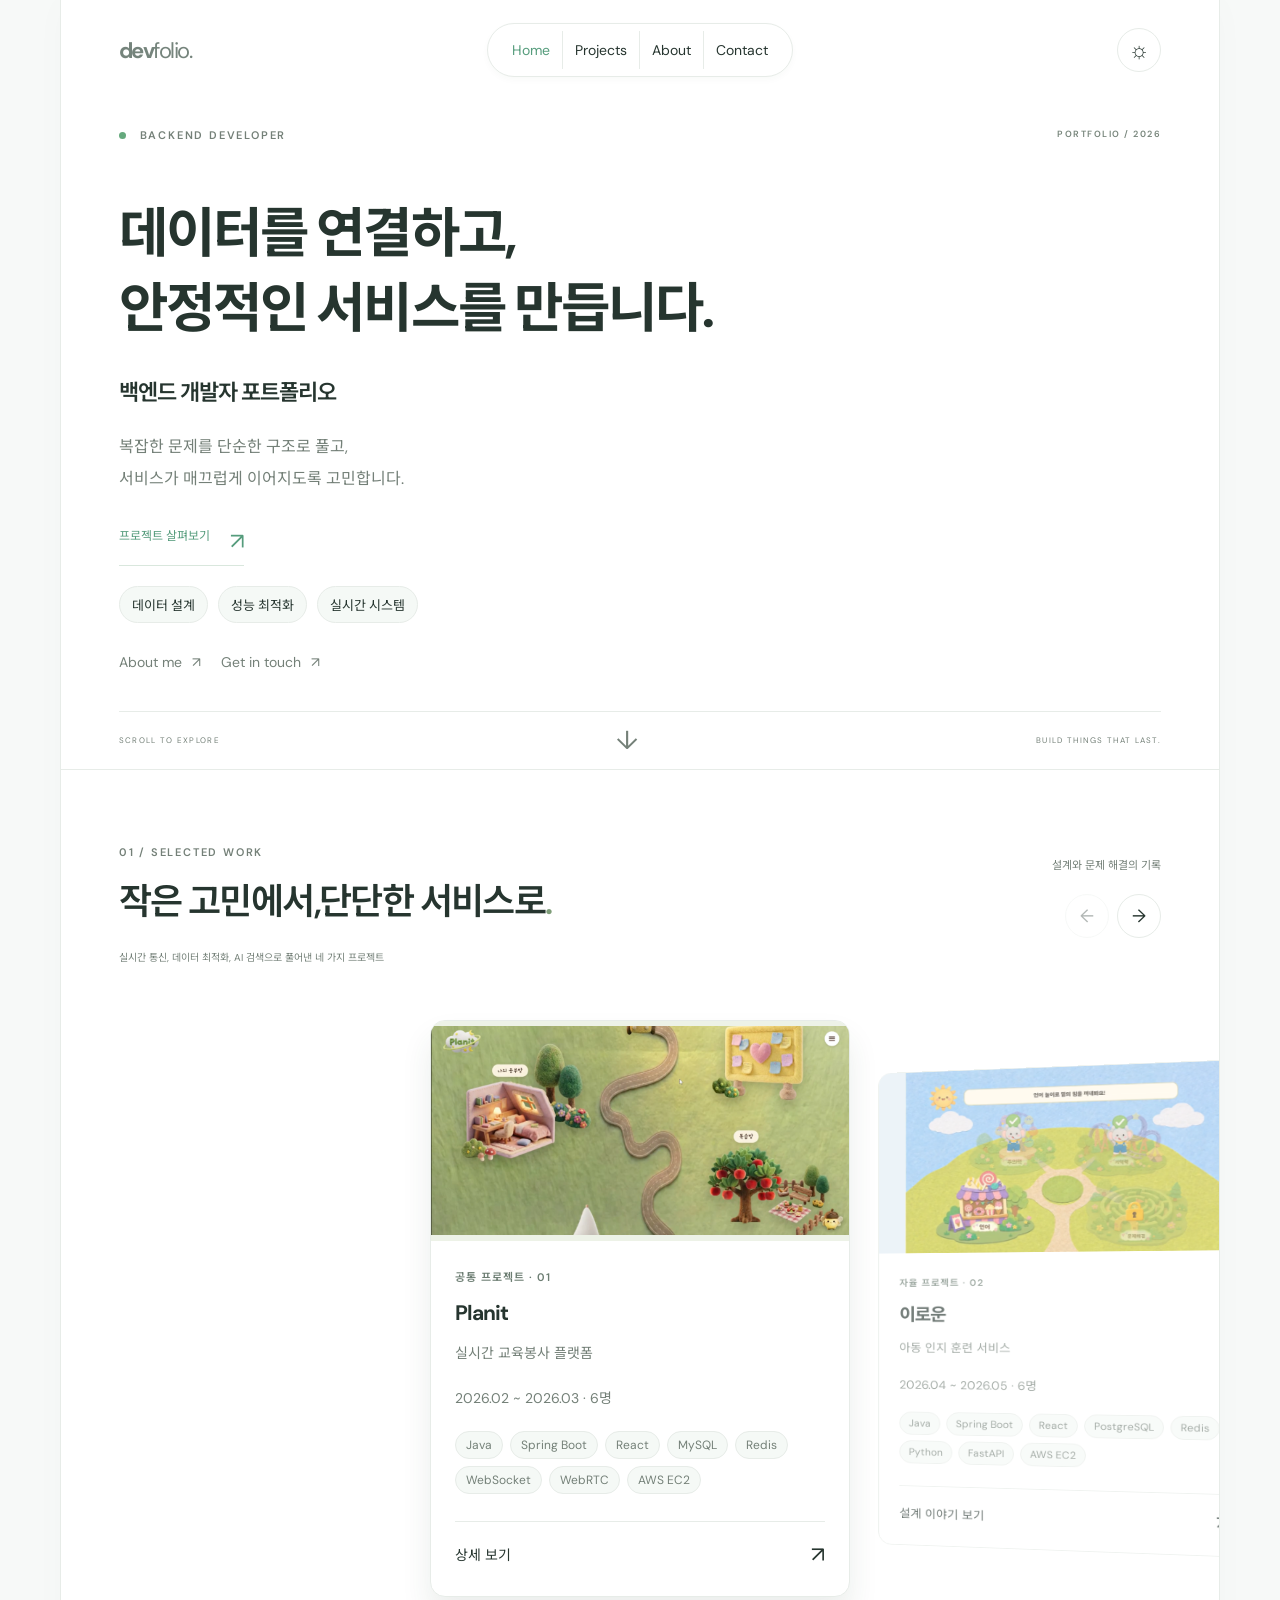
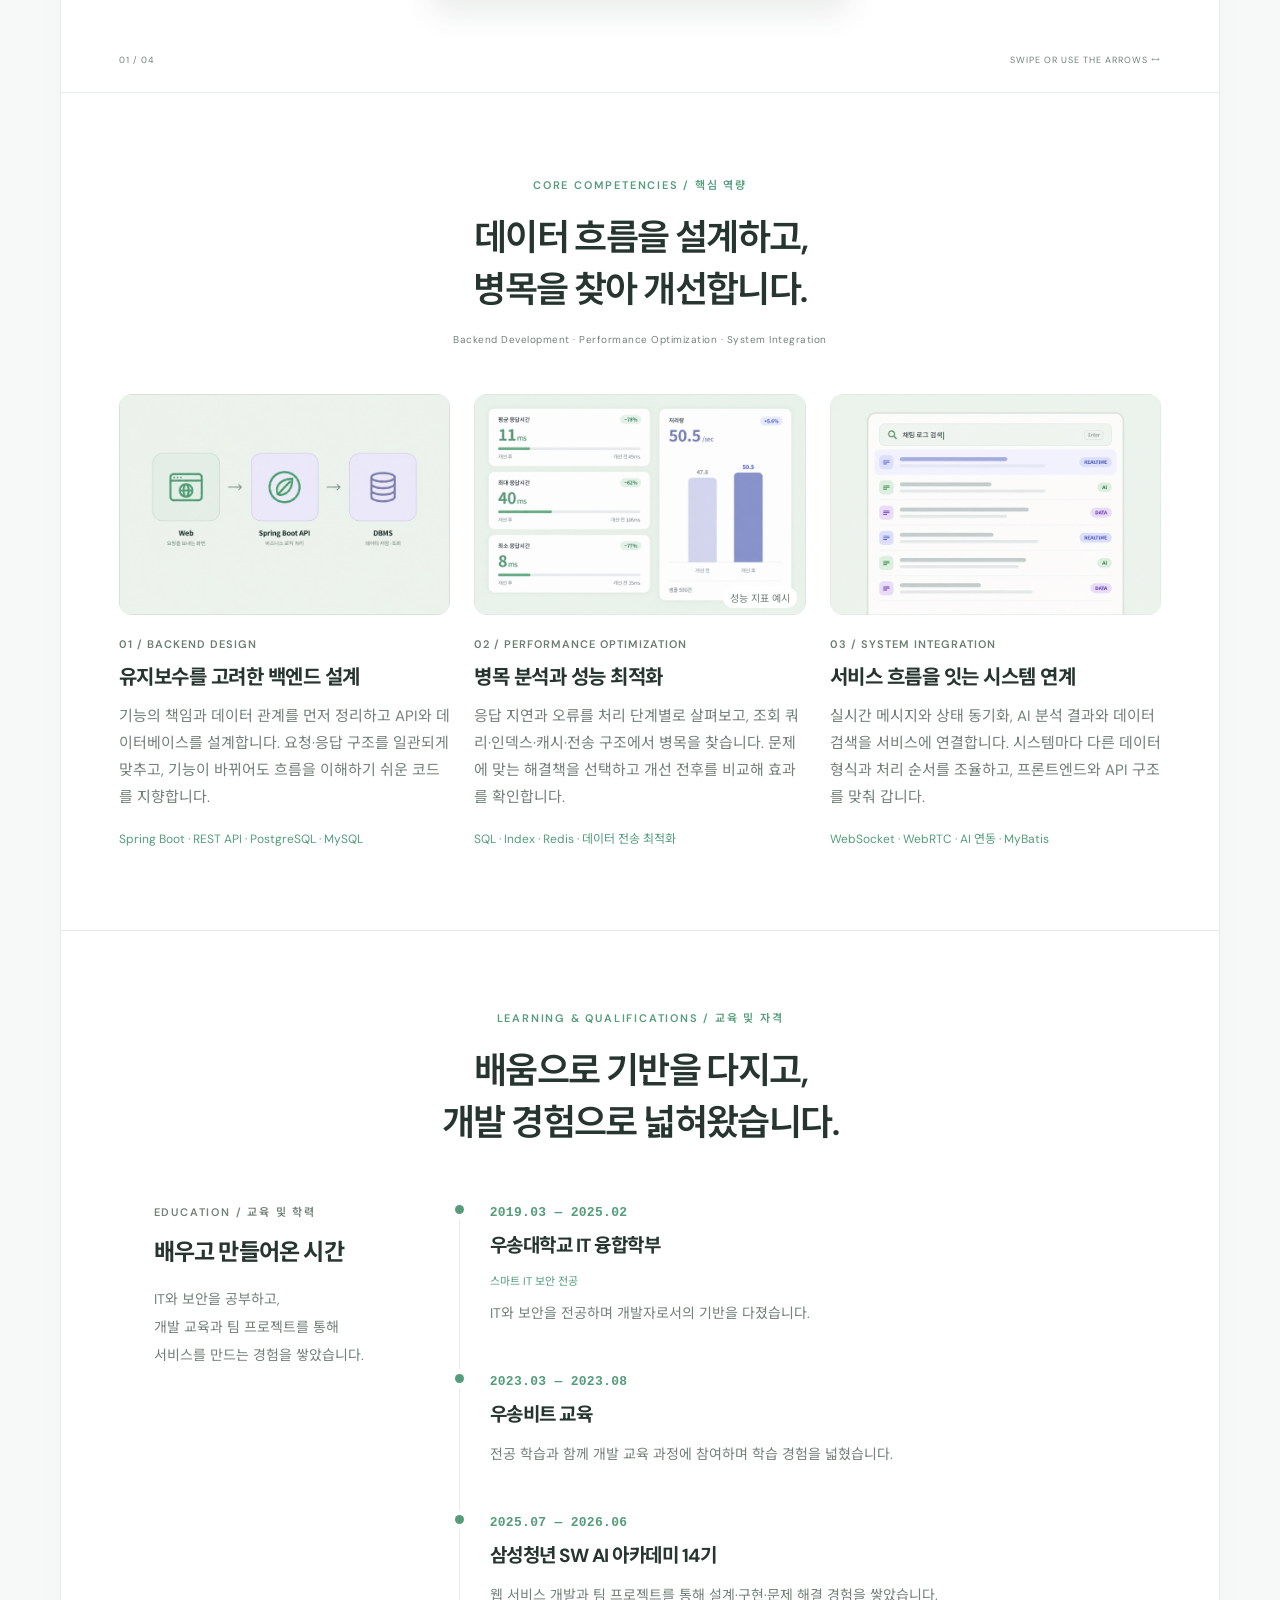
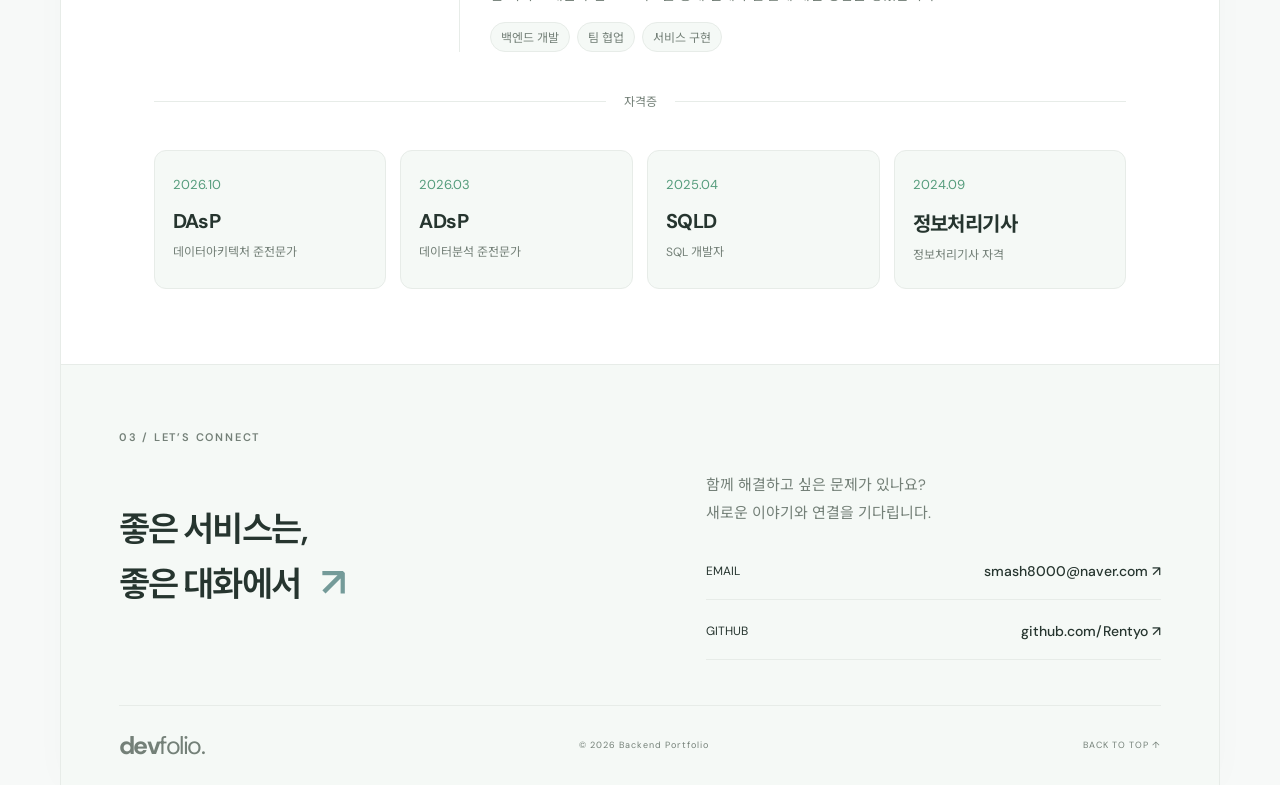
<file: index.html>
<!doctype html>
<html lang="ko">
<head>
  <meta charset="UTF-8">
  <meta name="viewport" content="width=device-width, initial-scale=1">
  <meta name="description" content="백엔드 개발자 포트폴리오 — 프로젝트, 개발 이야기, 연락처">
  <meta name="theme-color" content="#f8f7f2">
  <title>Backend Developer · Portfolio</title>
  <link rel="stylesheet" href="site.css">
  <script src="project-data.js" defer></script>
  <script src="app.js" defer></script>
</head>
<body>
  <a class="skip-link" href="#main-content">본문으로 이동</a>
  <header class="header">
    <a class="logo" href="#home" aria-label="첫 화면">dev<span>folio.</span></a>
    <nav aria-label="주 메뉴"><a href="#home" class="active">Home</a><a href="#projects">Projects</a><a href="#about">About</a><a href="#contact">Contact</a></nav>
    <button class="theme-toggle" id="theme-toggle" aria-label="다크 모드로 전환" aria-pressed="false">☼</button>
  </header>
  <main id="main-content">
    <section class="hero" id="home">
      <div class="hero-top"><span class="eyebrow"><i></i> BACKEND DEVELOPER</span><span class="edition">PORTFOLIO / 2026</span></div>
      <div class="greeting"><h1>데이터를 연결하고,<br>안정적인 서비스를 만듭니다.</h1></div>
      <div class="hero-bottom">
        <div class="hero-copy"><p class="intro">백엔드 개발자 포트폴리오</p><p class="muted">복잡한 문제를 단순한 구조로 풀고,<br>서비스가 매끄럽게 이어지도록 고민합니다.</p><a class="text-link" href="#projects">프로젝트 살펴보기 <span>↗</span></a><div class="hero-strengths"><span>데이터 설계</span><span>성능 최적화</span><span>실시간 시스템</span></div><div class="hero-shortcuts"><a href="#about">About me <span>↗</span></a><a href="#contact">Get in touch <span>↗</span></a></div></div>
      </div>
      <div class="section-foot"><span>SCROLL TO EXPLORE</span><a href="#projects" aria-label="프로젝트로 이동">↓</a><span>BUILD THINGS THAT LAST.</span></div>
    </section>
    <section class="projects" id="projects">
      <div class="section-heading"><div><span class="eyebrow">01 / SELECTED WORK</span><h2>작은 고민에서,<br>단단한 서비스로<span>.</span></h2></div><div class="project-controls"><p>설계와 문제 해결의 기록</p><div><button id="previous" aria-label="이전 프로젝트">←</button><button id="next" aria-label="다음 프로젝트">→</button></div></div></div>
      <p class="demo-note">실시간 통신, 데이터 최적화, AI 검색으로 풀어낸 네 가지 프로젝트</p>
      <div class="project-track" id="project-track" tabindex="0" aria-label="프로젝트 카드 목록, 좌우 화살표 키로 이동">
        <article class="project-card peach"><div class="card-visual thumbnail-visual"><img src="assets/planit-thumbnail.png" alt="Planit 메인페이지" width="1153" height="576" loading="lazy"></div><div class="card-body"><span class="small-label">공통 프로젝트 · 01</span><h3>Planit</h3><p>실시간 교육봉사 플랫폼</p><p class="card-meta">2026.02 ~ 2026.03 · 6명</p><div class="tags"><span>Java</span><span>Spring Boot</span><span>React</span><span>MySQL</span><span>Redis</span><span>WebSocket</span><span>WebRTC</span><span>AWS EC2</span></div><button class="detail-link" data-project="commerce">상세 보기 <span>↗</span></button></div></article>
        <article class="project-card lavender"><div class="card-visual thumbnail-visual"><img src="assets/iroun-thumbnail.png" alt="이로운 인지 훈련 게임 화면" width="857" height="530" loading="lazy"></div><div class="card-body"><span class="small-label">자율 프로젝트 · 02</span><h3>이로운</h3><p>아동 인지 훈련 서비스</p><p class="card-meta">2026.04 ~ 2026.05 · 6명</p><div class="tags"><span>Java</span><span>Spring Boot</span><span>React</span><span>PostgreSQL</span><span>Redis</span><span>Python</span><span>FastAPI</span><span>AWS EC2</span></div><button class="detail-link" data-project="cache">설계 이야기 보기 <span>↗</span></button></div></article>
        <article class="project-card blue"><div class="card-visual thumbnail-visual"><img src="assets/hosu-thumbnail.png" alt="HOSU 음식점 검색 화면" width="1150" height="612" loading="lazy"></div><div class="card-body"><span class="small-label">관통 프로젝트 · 03</span><h3>HOSU</h3><p>메뉴 리뷰 기반 SNS 서비스</p><p class="card-meta">2025.11.07 ~ 2025.12.26 · 2명</p><div class="tags"><span>Java</span><span>Spring Boot</span><span>MyBatis</span><span>MySQL</span><span>Vue 3</span><span>JWT</span><span>AWS EC2</span></div><button class="detail-link" data-project="events">설계 이야기 보기 <span>↗</span></button></div></article>
      <article class="project-card"><div class="card-visual thumbnail-visual"><img src="assets/hear4you-demo.png" alt="Hear4You 아이 울음소리 감지 테스트와 라즈베리파이 연결 모습" loading="lazy"></div><div class="card-body"><span class="small-label">개인 프로젝트 · 04</span><h3>Hear4You</h3><p>청각장애 보호자를 위한 아이 울음소리 감지·분류</p><p class="card-meta">2024.09 ~ 2024.12 · 1명</p><div class="tags"><span>Android (Java)</span><span>Python</span><span>AST</span><span>Raspberry Pi</span><span>Bluetooth</span></div><button class="detail-link" data-project="hear4you">설계 이야기 보기 <span>↗</span></button></div></article></div>
      <div class="track-footer"><span id="project-count" aria-live="polite">01 / 04</span><span>SWIPE OR USE THE ARROWS ⟷</span></div>
    </section>
    <section class="about competencies" id="about">
  <div class="competency-heading"><span class="eyebrow">CORE COMPETENCIES / 핵심 역량</span><h2>데이터 흐름을 설계하고,<br>병목을 찾아 개선합니다.</h2><p>Backend Development · Performance Optimization · System Integration</p></div>
  <div class="competency-grid">
    <article class="competency-card">
      <div class="competency-visual image-visual"><img class="about-image-light" src="assets/about-backend-light.png" alt="Web에서 Spring Boot API를 거쳐 DBMS로 이어지는 백엔드 구조" loading="lazy"><img class="about-image-dark" src="assets/about-backend-dark.png" alt="Web에서 Spring Boot API를 거쳐 DBMS로 이어지는 백엔드 구조" loading="lazy"></div>
      <div class="competency-copy"><span class="small-label">01 / BACKEND DESIGN</span><h3>유지보수를 고려한 백엔드 설계</h3><p>기능의 책임과 데이터 관계를 먼저 정리하고 API와 데이터베이스를 설계합니다. 요청·응답 구조를 일관되게 맞추고, 기능이 바뀌어도 흐름을 이해하기 쉬운 코드를 지향합니다.</p><div class="competency-tech">Spring Boot · REST API · PostgreSQL · MySQL</div></div>
    </article>
    <article class="competency-card">
      <div class="competency-visual image-visual"><img class="about-image-light" src="assets/about-performance-light.png" alt="응답 시간과 처리량을 비교하는 성능 지표 예시" loading="lazy"><img class="about-image-dark" src="assets/about-performance-dark.png" alt="응답 시간과 처리량을 비교하는 성능 지표 예시" loading="lazy"><span class="illustration-note">성능 지표 예시</span></div>
      <div class="competency-copy"><span class="small-label">02 / PERFORMANCE OPTIMIZATION</span><h3>병목 분석과 성능 최적화</h3><p>응답 지연과 오류를 처리 단계별로 살펴보고, 조회 쿼리·인덱스·캐시·전송 구조에서 병목을 찾습니다. 문제에 맞는 해결책을 선택하고 개선 전후를 비교해 효과를 확인합니다.</p><div class="competency-tech">SQL · Index · Redis · 데이터 전송 최적화</div></div>
    </article>
    <article class="competency-card">
      <div class="competency-visual image-visual"><img class="about-image-light" src="assets/about-integration-light.png" alt="실시간·AI·데이터 기능을 연결하는 검색 UI 예시" loading="lazy"><img class="about-image-dark" src="assets/about-integration-dark.png" alt="실시간·AI·데이터 기능을 연결하는 검색 UI 예시" loading="lazy"></div>
      <div class="competency-copy"><span class="small-label">03 / SYSTEM INTEGRATION</span><h3>서비스 흐름을 잇는 시스템 연계</h3><p>실시간 메시지와 상태 동기화, AI 분석 결과와 데이터 검색을 서비스에 연결합니다. 시스템마다 다른 데이터 형식과 처리 순서를 조율하고, 프론트엔드와 API 구조를 맞춰 갑니다.</p><div class="competency-tech">WebSocket · WebRTC · AI 연동 · MyBatis</div></div>
    </article>
  </div>
</section>

    <section class="experience" id="experience" aria-labelledby="experience-title">
  <div class="competency-heading"><span class="eyebrow">LEARNING & QUALIFICATIONS / 교육 및 자격</span><h2 id="experience-title">배움으로 기반을 다지고,<br>개발 경험으로 넓혀왔습니다.</h2></div>
  <div class="education-layout">
    <div class="education-intro"><span class="eyebrow">EDUCATION / 교육 및 학력</span><h3>배우고 만들어온 시간</h3><p>IT와 보안을 공부하고,<br>개발 교육과 팀 프로젝트를 통해<br>서비스를 만드는 경험을 쌓았습니다.</p></div>
    <div class="education-timeline">
      <article class="education-entry"><span class="education-period">2019.03 — 2025.02</span><h3>우송대학교 IT 융합학부</h3><p class="education-subtitle">스마트 IT 보안 전공</p><p>IT와 보안을 전공하며 개발자로서의 기반을 다졌습니다.</p></article>
      <article class="education-entry"><span class="education-period">2023.03 — 2023.08</span><h3>우송비트 교육</h3><p>전공 학습과 함께 개발 교육 과정에 참여하며 학습 경험을 넓혔습니다.</p></article>
      <article class="education-entry"><span class="education-period">2025.07 — 2026.06</span><h3>삼성청년 SW AI 아카데미 14기</h3><p>웹 서비스 개발과 팀 프로젝트를 통해 설계·구현·문제 해결 경험을 쌓았습니다.</p><div class="tags"><span>백엔드 개발</span><span>팀 협업</span><span>서비스 구현</span></div></article>
    </div>
  </div>
  <div class="experience-divider qualification-divider"><span>자격증</span></div>
  <div class="qualification-grid">
    <article class="qualification-card"><time datetime="2026-10">2026.10</time><h3>DAsP</h3><p>데이터아키텍처 준전문가</p></article>
    <article class="qualification-card"><time datetime="2026-03">2026.03</time><h3>ADsP</h3><p>데이터분석 준전문가</p></article>
    <article class="qualification-card"><time datetime="2025-04">2025.04</time><h3>SQLD</h3><p>SQL 개발자</p></article>
    <article class="qualification-card"><time datetime="2024-09">2024.09</time><h3>정보처리기사</h3><p>정보처리기사 자격</p></article>
  </div>
</section>

<section class="contact" id="contact"><span class="eyebrow">03 / LET’S CONNECT</span><div class="contact-layout"><h2>좋은 서비스는,<br>좋은 대화에서<span>↗</span></h2><div><p>함께 해결하고 싶은 문제가 있나요?<br>새로운 이야기와 연결을 기다립니다.</p><div class="contact-links"><span>EMAIL <b>이메일을 설정해 주세요</b></span><span>GITHUB <b>GitHub 주소를 설정해 주세요</b></span></div><p class="contact-help">script.js의 profile 설정에 연락처를 입력하면 링크가 활성화됩니다.</p></div></div><footer><a class="logo" href="#home">dev<span>folio.</span></a><span>© <span id="year">2026</span> <span id="footer-name">Backend Portfolio</span></span><a href="#home">BACK TO TOP ↑</a></footer></section>
  </main>
  <dialog id="project-dialog" aria-labelledby="dialog-title"><div class="dialog-top"><span class="eyebrow">PROJECT NOTES</span><button id="close-dialog" aria-label="프로젝트 상세 닫기">×</button></div><h2 id="dialog-title"></h2><p class="dialog-note">디자인 확인용 예시입니다. 실제 프로젝트 내용으로 교체해 주세요.</p><div class="detail-layout"><div id="dialog-content" tabindex="-1"></div><nav class="detail-nav" aria-label="프로젝트 상세 목차"><span class="small-label">CONTENTS</span><button data-section="overview" aria-current="page"><span>01</span> 프로젝트 개요</button><button data-section="role"><span>02</span> 역할</button><button data-section="trouble"><span>03</span> 트러블슈팅</button><button data-section="architecture"><span>04</span> 프로젝트 아키텍처</button><button data-section="database"><span>05</span> DB 구조</button></nav></div></dialog>
<dialog id="image-viewer" aria-labelledby="viewer-title"><div class="viewer-toolbar"><h2 id="viewer-title">이미지 확대 보기</h2><div><button id="zoom-out" aria-label="이미지 축소">−</button><span id="zoom-level" aria-live="polite">100%</span><button id="zoom-in" aria-label="이미지 확대">＋</button><button id="zoom-reset">맞춤</button><button id="viewer-close" aria-label="이미지 확대 보기 닫기">×</button></div></div><div class="viewer-canvas" tabindex="0" aria-label="확대한 이미지, 스크롤하여 이동"><img id="viewer-image" alt=""></div></dialog>
</body>
</html>
</file>
<file: site.css>
/* styles.css */
@import url('https://fonts.googleapis.com/css2?family=DM+Sans:wght@400;500;600;700&family=Noto+Sans+KR:wght@400;500;600;700;800;900&display=swap');
:root{--ink:#253b35;--paper:#f8f7f2;--mint:#e4eee7;--line:rgba(37,59,53,.18)}
*{box-sizing:border-box}html{scroll-behavior:smooth;scroll-padding-top:86px}body{margin:0;background:var(--paper);color:var(--ink);font-family:'DM Sans','Noto Sans KR',sans-serif;-webkit-font-smoothing:antialiased}a{color:inherit;text-decoration:none}button{font:inherit;color:inherit;cursor:pointer}a:focus-visible,button:focus-visible,[tabindex]:focus-visible{outline:3px solid #32765d;outline-offset:5px}button:disabled{opacity:.35;cursor:default}::selection{background:#c9dfc7}.header{height:86px;padding:0 6%;display:flex;align-items:center;justify-content:space-between;background:rgba(248,247,242,.94);position:sticky;top:0;z-index:10;border-bottom:1px solid var(--line);backdrop-filter:blur(12px)}.logo{font-size:25px;font-weight:700;letter-spacing:-1.5px}.logo span{font-weight:400}.header nav{display:flex;gap:34px;font-size:13px}.header nav a:hover{color:#348365}.header nav span{margin-left:7px}.hero{padding:46px 6% 0;min-height:calc(100svh - 86px);display:flex;flex-direction:column}.hero-top{display:flex;justify-content:space-between}.eyebrow,.edition,.small-label{font-size:11px;letter-spacing:1.5px;font-weight:600}.eyebrow i,.response i{display:inline-block;width:7px;height:7px;background:#65a97d;border-radius:50%;margin-right:9px}.edition{color:#77857b}.hero h1{font-size:clamp(48px,7.5vw,112px);line-height:1.08;letter-spacing:-.065em;font-weight:500;margin:55px 0 40px}.hero h1>span{color:#789580}.hero-bottom{display:flex;justify-content:space-between;gap:40px;align-items:center;padding-bottom:45px}.intro{font-size:24px;line-height:1.65;font-weight:600;margin:0 0 14px;letter-spacing:-.8px}.muted{font-size:13px;color:#6d7b72;line-height:1.8}.text-link{display:inline-flex;gap:45px;border-bottom:1px solid var(--ink);padding:15px 0 9px;font-size:13px}.text-link span{font-size:23px}.system-art{width:390px;padding:20px 24px;border:1px solid #ced8c9;background:#eff1e7;border-radius:10px;transform:rotate(-3deg)}.art-caption{font-size:9px;letter-spacing:1.5px;color:#6b7b69;margin-bottom:24px}.system-row{display:flex;align-items:center}.system-node{background:var(--paper);border:1px solid #b9cbbd;border-radius:6px;padding:17px 13px;font-size:11px;display:flex;align-items:center;justify-content:space-between;width:143px}.system-node b{font-size:21px;font-weight:400}.connector{height:1px;background:#8caa95;flex:1;min-width:20px}.api{background:#d1e5d4;width:100px}.second{margin-top:20px;margin-left:30px}.database{background:#e5e2d2}.response{font-size:12px;margin-left:12px;white-space:nowrap}.response i{margin:0 0 0 5px;width:5px;height:5px}.art-footer{display:flex;justify-content:space-between;align-items:center;font-size:8px;letter-spacing:1px;margin-top:20px;color:#6e7f6f}.art-footer>span:last-child{font-size:25px}.section-foot{margin-top:auto;border-top:1px solid var(--line);height:66px;display:flex;align-items:center;justify-content:space-between;font-size:9px;letter-spacing:1.3px}.section-foot a{font-size:26px}.projects{background:var(--mint);padding:95px 0 32px}.section-heading{padding:0 6%;display:flex;justify-content:space-between;align-items:flex-end}h2{font-size:clamp(32px,4vw,57px);line-height:1.35;letter-spacing:-2px;font-weight:600;margin:22px 0}h2>span{color:#7e9d78}.project-controls{text-align:right}.project-controls p{font-size:12px;color:#647a6a;margin-bottom:22px}.project-controls button{border:1px solid #a3b8a8;background:transparent;width:45px;height:45px;border-radius:50%;font-size:21px;margin-left:8px}.project-controls button:hover:not(:disabled){background:#d1e2d4}.demo-note{margin:12px 6% 28px;font-size:11px;color:#657669}.project-track{display:flex;gap:24px;overflow-x:auto;padding:0 6% 20px;scroll-snap-type:x mandatory;scrollbar-width:thin;scrollbar-color:#9cb8a5 transparent;overscroll-behavior-x:contain}.project-card{flex:0 0 420px;scroll-snap-align:center;background:#fafaf5;border-radius:12px;overflow:hidden;border:1px solid rgba(37,59,53,.09)}.card-visual{height:280px;position:relative;padding:20px 23px;background:#ecdbca}.lavender .card-visual{background:#dddfee}.blue .card-visual{background:#d2e6ec}.visual-top{display:flex;justify-content:space-between;font-size:9px;letter-spacing:1px}.visual-caption{position:absolute;bottom:22px;left:23px;font-size:14px;letter-spacing:-.4px}.order-diagram{padding-top:30px;width:240px;margin:auto;text-align:center}.order-diagram>span,.diagram-split span{display:block;border:1px solid #a18e79;border-radius:7px;padding:13px 12px;font-size:11px;background:#f4e7d9}.order-diagram>span{width:120px;margin:auto}.diagram-line{height:28px;width:1px;background:#a18e79;margin:auto}.diagram-split{display:flex;gap:15px;border-top:1px solid #a18e79;padding-top:16px}.diagram-split span{flex:1;padding:12px 7px}.cache-art{display:flex;align-items:center;flex-direction:column;padding-top:20px}.cache-query{font-family:monospace;font-size:11px;border:1px solid #a7a9c7;padding:7px 15px;border-radius:20px}.cache-orbit{width:115px;height:95px;display:flex;align-items:center;justify-content:center;border:1px solid #9ea2c4;border-radius:50%;margin:10px 0;transform:rotate(-15deg);gap:15px;font-size:25px}.cache-orbit b{font-weight:400}.cache-label{font-size:8px;letter-spacing:2px}.event-art{display:flex;align-items:center;justify-content:center;padding-top:70px}.event-art>span{padding:16px 10px;border:1px solid #8cabb5;border-radius:8px;background:#e9f2f3;font-size:10px}.event-dots{font-size:23px;color:#719ba5;padding:0 5px}.card-body{padding:27px}.small-label{font-size:9px;color:#6c7d72;letter-spacing:1px}.card-body h3{font-size:24px;letter-spacing:-1px;margin:13px 0}.card-body p{font-size:12px;line-height:1.8;color:#64766c;margin-bottom:20px}.tags{display:flex;flex-wrap:wrap;gap:7px}.tags span{border:1px solid var(--line);border-radius:25px;padding:5px 10px;font-size:10px}.detail-link{width:100%;display:flex;justify-content:space-between;align-items:center;border:0;border-top:1px solid var(--line);background:none;padding:17px 0 0;margin-top:27px;font-size:12px}.detail-link span{font-size:22px}.track-footer{padding:15px 6% 0;display:flex;justify-content:space-between;font-size:10px;letter-spacing:1px}.about{padding:110px 6%;display:grid;grid-template-columns:1fr 1fr;gap:70px}.about-title h2{position:relative}.about-title h2>span{display:inline-block;font-size:55px;margin-left:18px}.about-title p{font-size:13px;line-height:2;color:#62776a}.placeholder-label{font-size:10px;color:#7e897e;display:block;margin-top:22px}.principle{display:flex;gap:20px;border-top:1px solid var(--line);padding:23px 0}.principle>span{font-size:10px;padding-top:5px;color:#81967e}.principle h3{font-size:17px;margin:0 0 9px}.principle p{font-size:12px;line-height:1.8;color:#67796c;margin:0}.stack{border-top:1px solid var(--line);padding-top:22px}.stack .tags{margin-top:14px}.contact{padding:70px 6% 0;background:#deeaed}.contact-layout{display:grid;grid-template-columns:1.2fr 1fr;gap:60px;align-items:center;padding:10px 0 65px}.contact h2>span{font-size:65px;display:inline-block;margin-left:20px;color:#749b99}.contact-layout p{font-size:13px;line-height:1.9;color:#57726e}.contact-links{margin-top:28px;display:grid;gap:16px}.contact-links>a,.contact-links>span{display:flex;justify-content:space-between;border-bottom:1px solid #b1c7c8;padding:0 0 12px;font-size:10px;gap:12px}.contact-links b{font-size:12px;font-weight:500}.contact-help{font-size:10px!important;color:#718985!important}footer{border-top:1px solid #b1c7c8;padding:25px 0;display:flex;justify-content:space-between;align-items:center}footer>span,footer>a:last-child{font-size:9px;letter-spacing:1px}dialog{border:0;border-radius:16px;width:min(680px,90vw);max-height:85svh;padding:32px;background:var(--paper);color:var(--ink);box-shadow:0 20px 100px #253b3533}dialog::backdrop{background:#183c3266;backdrop-filter:blur(5px)}.dialog-top{display:flex;justify-content:space-between;align-items:center}.dialog-top button{border:1px solid var(--line);background:none;width:35px;height:35px;border-radius:50%;font-size:25px}dialog h2{font-size:32px}.dialog-note{font-size:11px;color:#738477;border-bottom:1px solid var(--line);padding-bottom:20px}dialog h3{font-size:16px;margin-top:25px}dialog p{font-size:13px;line-height:1.9}
@media(min-width:1600px){.hero,.about,.contact{padding-left:max(6%,calc((100vw - 1400px)/2));padding-right:max(6%,calc((100vw - 1400px)/2))}}
@media(max-width:800px){.hero h1{font-size:clamp(43px,8.2vw,66px);margin:45px 0 35px}.hero-bottom{gap:30px}.system-art{width:300px;padding:18px}.intro{font-size:20px}.section-heading{align-items:center}.project-card{flex-basis:350px}.about{gap:35px}.about-title h2>span{font-size:35px}.contact-layout{gap:30px}.contact h2>span{font-size:40px}}
@media(max-width:600px){html{scroll-padding-top:70px}.header{height:70px}.logo{font-size:23px}.header nav{gap:18px;font-size:11px}.hero{min-height:auto;padding-top:30px}.edition{font-size:8px;letter-spacing:.5px}.eyebrow{font-size:9px}.hero h1{font-size:clamp(33px,8.3vw,50px);margin:40px 0 30px}.hero-bottom{flex-direction:column;align-items:stretch;padding-bottom:32px}.intro{font-size:21px}.system-art{width:100%;max-width:350px;align-self:center;margin:12px 0;transform:rotate(-2deg)}.section-foot{font-size:7px}.section-foot span:last-child{display:none}.projects{padding-top:60px}.section-heading h2{font-size:31px;letter-spacing:-1.3px}.project-controls p{display:none}.project-controls button{height:37px;width:37px;margin-left:4px}.project-track{gap:16px}.project-card{flex-basis:86vw}.card-visual{height:250px}.demo-note{font-size:10px;line-height:1.8}.card-body{padding:23px}.track-footer{font-size:8px}.about{padding-top:65px;padding-bottom:65px;grid-template-columns:1fr;gap:32px}.about-title p br{display:none}.contact{padding-top:55px}.contact-layout{grid-template-columns:1fr;gap:5px;padding-bottom:45px}.contact h2{font-size:35px}.contact-help{overflow-wrap:anywhere}footer{gap:15px;flex-wrap:wrap}footer .logo{font-size:21px}dialog{padding:24px}dialog h2{font-size:27px}}
@media(prefers-reduced-motion:reduce){html{scroll-behavior:auto}*,*::before,*::after{animation:none!important;transition:none!important}}


/* refresh.css */
/* Reference-inspired, centered developer portfolio. */
:root{--paper:#fff;--ink:#26352f;--mint:#f5f9f6;--line:#e7ece8;--muted:#748078;--surface:#fff;--accent:#559c7c}
body{background:#f7f9f8;max-width:1160px;margin:auto;box-shadow:0 0 35px #253b3505;border-inline:1px solid var(--line)}main{background:var(--paper)}.header{height:100px;padding:0 5%;border:0;background:var(--paper);position:sticky;gap:20px}.header .logo{font-size:22px;color:#75847c}.header nav{position:absolute;left:50%;transform:translateX(-50%);padding:13px 20px;border:1px solid var(--line);border-radius:30px;gap:0;box-shadow:0 3px 7px #22372d07;background:var(--surface)}.header nav a{padding:0 13px;font-size:12px;border-right:1px solid var(--line)}.header nav a:last-child{border-right:0}.header nav a.active{color:var(--accent)}.theme-toggle{width:38px;height:38px;border:1px solid var(--line);border-radius:50%;background:var(--surface);font-size:23px;display:grid;place-items:center}.hero{min-height:640px;padding:28px 5% 0}.hero-top{margin-bottom:25px}.eyebrow{color:var(--muted);letter-spacing:1.8px;font-size:10px}.edition{font-size:9px}.greeting{display:flex;align-items:center;gap:22px;margin:18px 0 60px}.avatar{display:grid;place-items:center;flex:0 0 63px;height:63px;background:#e2efdf;border:1px solid #d0e2cc;border-radius:50%;font-family:monospace;font-size:23px;color:#49815e;transform:rotate(-8deg)}.hero h1{font-size:clamp(26px,3.3vw,43px);font-weight:700;letter-spacing:-1.9px;line-height:1.4;margin:0}.wave{font-size:34px;margin-left:12px;display:inline-block}.mobile-break{display:none}.hero-bottom{align-items:center;gap:40px;padding-bottom:38px}.hero-copy{flex:1}.intro{font-size:28px;line-height:1.5;letter-spacing:-1px;margin-bottom:22px}.muted{color:var(--muted);font-size:14px;line-height:2}.text-link{font-size:12px;color:var(--accent);gap:20px;border-color:#d9e7dd}.hero-shortcuts{display:flex;gap:20px;margin-top:30px;font-size:11px;color:var(--muted)}.hero-shortcuts span{margin-left:6px}.tech-cloud{position:relative;width:340px;height:300px;flex:0 0 340px;border-radius:50%;background:radial-gradient(ellipse,#ecf7ef77,transparent 68%)}.cloud-caption{position:absolute;bottom:0;width:100%;text-align:center;font-size:8px;letter-spacing:2px;color:var(--muted)}.cloud-caption small{display:block;letter-spacing:0;font-size:9px;margin-top:5px}.cloud-core{position:absolute;left:128px;top:100px;color:#b6ccb9;font-family:monospace;font-size:45px;letter-spacing:7px}.tech{position:absolute;display:flex;flex-direction:column;align-items:center;font-size:10px;gap:3px;color:var(--muted);animation:float 7s ease-in-out infinite}.tech b{font-size:38px;line-height:1.2;font-weight:500}.java{left:53px;top:28px;color:#bf8a57}.spring{left:208px;top:17px;color:#78a276;animation-delay:-2s}.mysql{right:10px;top:110px;color:#729dab;animation-delay:-4s}.redis{left:212px;top:206px;color:#c28c8e;animation-delay:-1s}.docker{left:57px;top:195px;color:#77a9c6;animation-delay:-3s}.git{left:4px;top:105px;color:#cf947b;animation-delay:-5s}.cloud-dot{position:absolute;width:8px;height:8px;background:#d4e7d8;border-radius:50%}.dot-one{left:170px;top:53px}.dot-two{left:126px;top:227px}.section-foot{height:58px;color:var(--muted);font-size:8px}.projects{padding:70px 0 26px;background:var(--paper);border-top:1px solid var(--line)}.section-heading{padding:0 5%;align-items:center}h2{font-size:36px;line-height:1.4;letter-spacing:-1.6px;margin:16px 0}.section-heading h2 br{display:none}.project-controls p{font-size:11px;color:var(--muted)}.project-controls button{border-color:var(--line);width:37px;height:37px;font-size:18px;background:var(--surface)}.demo-note{margin:6px 5% 24px;color:var(--muted);font-size:10px}.project-track{padding:0 5% 16px;gap:20px;scroll-padding-inline:5%}.project-card{flex-basis:360px;background:var(--surface);border:1px solid var(--line);border-radius:15px;transition:transform .2s,box-shadow .2s}.project-card:hover{transform:translateY(-3px);box-shadow:0 7px 20px #273d320a}.card-visual{height:220px;background:#f2e7dc}.lavender .card-visual{background:#eaebf6}.blue .card-visual{background:#e4f0f3}.visual-caption{font-size:12px}.order-diagram{padding-top:20px;width:215px}.order-diagram>span,.diagram-split span{padding:10px 8px}.diagram-line{height:18px}.diagram-split{padding-top:10px}.cache-art{padding-top:14px}.cache-orbit{height:65px;width:95px;font-size:22px}.event-art{padding-top:48px}.card-body{padding:24px}.card-body h3{font-size:21px}.card-body p{font-size:11px;color:var(--muted)}.tags span{border-color:var(--line);background:var(--mint);color:var(--muted)}.detail-link{font-size:11px}.track-footer{padding-inline:5%;color:var(--muted);font-size:9px}.about{padding:75px 5%;gap:55px;border-top:1px solid var(--line);background:var(--paper)}.about h2{font-size:34px}.about-title h2>span{font-size:36px;margin-left:10px}.about-title p,.principle p{color:var(--muted)}.principle h3{font-size:15px}.contact{padding:60px 5% 0;background:var(--mint);border-top:1px solid var(--line)}.contact h2{font-size:34px}.contact h2>span{font-size:40px}.contact-layout{gap:40px;padding-bottom:45px}.contact-layout p,.contact-help{color:var(--muted)!important}.contact-links>a,.contact-links>span,footer{border-color:var(--line)}.contact-links b{font-size:11px}footer{padding:23px 0;color:var(--muted)}dialog{background:var(--surface);color:var(--ink)}dialog p{color:var(--muted)}
@keyframes float{0%,100%{transform:translateY(0)}50%{transform:translateY(-9px)}}
.portrait-area{width:300px;flex:0 0 300px;padding:10px 12px 0}.portrait-frame{height:310px;position:relative;border-radius:110px 110px 20px 20px;border:1px solid #d3e5d7;background:#eaf3e9;box-shadow:12px 12px 0 #f0f5ef}.portrait-frame img{width:100%;height:100%;object-fit:cover;object-position:center;border-radius:inherit}.portrait-frame img[hidden]{display:none}#portrait-placeholder{height:100%;display:flex;flex-direction:column;align-items:center;justify-content:center;color:#7f9a80}#portrait-placeholder[hidden]{display:none}#portrait-placeholder>span{font-size:72px;font-weight:400;margin-bottom:14px}#portrait-placeholder strong{font-size:14px;font-weight:500}#portrait-placeholder p{font-size:11px}.photo-picker{position:absolute;bottom:16px;left:50%;transform:translateX(-50%);border:1px solid #d1dfd2;background:#ffffffed;border-radius:24px;padding:10px 17px;font-size:11px;color:#45634d;cursor:pointer;white-space:nowrap}.photo-picker span{margin-left:15px}.portrait-sticker{position:absolute;right:-23px;top:35px;background:#f5eaca;color:#867143;width:70px;height:70px;border-radius:50%;display:grid;place-content:center;text-align:center;font-size:10px;line-height:1.6;transform:rotate(12deg);box-shadow:0 2px 5px #253b3510}.photo-status{font-size:9px;color:var(--muted);text-align:center;margin:22px 0 0;line-height:1.6}.visually-hidden{position:absolute;width:1px;height:1px;padding:0;margin:-1px;overflow:hidden;clip:rect(0,0,0,0);white-space:nowrap;border:0}.portrait-frame:focus-within{outline:3px solid var(--accent);outline-offset:5px}.project-track{--card-width:420px;position:relative;padding:32px max(5%,calc((100% - var(--card-width))/2)) 42px;gap:0;scroll-padding:0;perspective:1000px;scrollbar-width:none;touch-action:pan-x pan-y}.project-track::-webkit-scrollbar{display:none}.project-card{flex:0 0 var(--card-width);position:relative;transform:scale(.84);opacity:.65;transition:transform .35s ease,opacity .35s ease,box-shadow .35s ease;scroll-snap-align:center;z-index:1;box-shadow:none}.project-card:hover{transform:scale(.88);box-shadow:none}.project-card.is-selected,.project-card.is-selected:hover{transform:scale(1);opacity:1;z-index:2;box-shadow:0 18px 30px #29483218}.project-card.is-before{transform:scale(.84) rotateY(8deg)}.project-card.is-after{transform:scale(.84) rotateY(-8deg)}.project-card.is-before:hover{transform:scale(.88) rotateY(8deg)}.project-card.is-after:hover{transform:scale(.88) rotateY(-8deg)}html[data-theme=dark] .portrait-frame{background:#2b4030;border-color:#405947;box-shadow:12px 12px 0 #202d24}html[data-theme=dark] .project-card.is-selected{box-shadow:0 18px 35px #0005}
@media(max-width:800px){.portrait-area{width:270px;flex-basis:270px}.portrait-frame{height:285px}.project-track{--card-width:380px}}
@media(max-width:600px){.portrait-area{width:265px;flex:0 0 auto;align-self:center;margin:28px 0 18px}.portrait-frame{height:280px}.project-track{--card-width:80vw;padding-top:24px;padding-bottom:32px}.project-card{flex-basis:var(--card-width)}.project-card.is-before{transform:scale(.87) rotateY(5deg)}.project-card.is-after{transform:scale(.87) rotateY(-5deg)}}
html[data-theme=dark]{--paper:#171d1a;--surface:#202823;--ink:#e5ede7;--mint:#1d2922;--line:#334039;--muted:#a0b1a5;--accent:#93cbb0}html[data-theme=dark] body{background:#131815}html[data-theme=dark] .avatar{background:#2b4030;border-color:#3a5842;color:#acd4ac}html[data-theme=dark] .tech-cloud{background:radial-gradient(ellipse,#284c3433,transparent 70%)}html[data-theme=dark] .cloud-core{color:#65826b}html[data-theme=dark] .card-visual{background:#3c352c;color:#e4d7c7}html[data-theme=dark] .lavender .card-visual{background:#323647;color:#d9deef}html[data-theme=dark] .blue .card-visual{background:#283e45;color:#dce9ed}html[data-theme=dark] .order-diagram span{background:#493e30;color:#edddc7}html[data-theme=dark] .event-art>span{background:#324d56;color:#daeaf0}html[data-theme=dark] .project-controls button:hover:not(:disabled){background:#304638}html[data-theme=dark] .hero h1>span{color:inherit}
@media(min-width:1600px){.hero,.about,.contact{padding-left:5%;padding-right:5%}}
@media(max-width:800px){.header .logo{visibility:hidden;width:35px}.greeting{gap:16px}.hero h1{font-size:30px}.hero-bottom{gap:15px}.intro{font-size:24px}.tech-cloud{width:290px;flex-basis:290px;transform:scale(.9);transform-origin:center}.section-heading h2{font-size:29px}.about{gap:30px}.about h2{font-size:29px}}
@media(max-width:600px){.header{height:80px;padding:0 5%;gap:0}.header .logo{display:none}.header nav{position:static;transform:none;padding:12px 8px}.header nav a{font-size:10px;padding:0 10px}.theme-toggle{height:33px;width:33px;font-size:21px}.hero{padding-top:20px;min-height:auto}.edition{font-size:8px}.greeting{gap:13px;margin:16px 0 32px;align-items:flex-start}.avatar{flex-basis:45px;height:45px;font-size:18px;margin-top:7px}.hero h1{font-size:27px;line-height:1.5;letter-spacing:-1.2px}.mobile-break{display:block}.wave{font-size:24px;margin-left:6px}.hero-bottom{gap:0;padding-bottom:15px}.intro{font-size:23px}.muted{font-size:12px}.hero-shortcuts{margin-top:22px}.tech-cloud{width:300px;flex:0 0 280px;align-self:center;height:280px;transform:scale(.9);margin:8px 0}.section-foot{height:48px}.projects{padding-top:45px}.section-heading h2{font-size:26px;max-width:240px}.project-controls button{width:32px;height:32px}.project-controls p{display:none}.project-card{flex-basis:86vw}.card-visual{height:220px}.project-track{gap:16px}.about{padding:50px 5%;gap:25px}.contact{padding:45px 5% 0}.contact-layout{grid-template-columns:1fr;gap:5px}.contact h2{font-size:31px}.contact-links b{font-size:10px}.contact-help{font-size:9px!important}h2{font-size:29px}html{scroll-padding-top:80px}}
/* Keep carousel widths consistent with its centering padding. */
#project-dialog{min-height:0;padding:24px 30px}#project-dialog>h2{font-size:26px;margin:12px 0}#project-dialog .dialog-note{font-size:10px;margin:0 0 16px;padding-bottom:12px}#dialog-content .detail-heading{font-size:21px;margin:8px 0 16px}.compact-role{display:flex;gap:14px;align-items:baseline;border-bottom:1px solid var(--line);padding:10px 0}.compact-role>span{font-size:9px;color:var(--accent)}.compact-role p{font-size:12px;margin:0;line-height:1.7}.role-summary{font-size:11px!important;line-height:1.7!important}.compact-roles+.role-metrics{margin:18px 0 0}.compact-roles+.role-metrics>div{padding:12px}.compact-roles+.role-metrics strong{font-size:15px}.case-switches{display:flex;gap:7px;margin-bottom:16px}.case-switches button{flex:1;border:1px solid var(--line);background:var(--surface);border-radius:8px;padding:9px;font-size:10px;line-height:1.5;text-align:left}.case-switches button[aria-pressed=true]{background:var(--mint);color:var(--accent);border-color:var(--accent)}#dialog-content .compact-case .case-title{font-size:17px;margin:8px 0 16px}.compact-step{display:grid;grid-template-columns:40px 1fr;gap:12px;padding:12px 0;border-top:1px solid var(--line)}#dialog-content .compact-step h4{font-size:11px;margin:0;color:var(--accent);line-height:1.8}.compact-step p{font-size:12px;margin:0;line-height:1.8}.result-step{background:var(--mint);border-radius:8px;padding:14px 12px;margin-top:10px;border:0}.result-step p{color:var(--ink)!important;font-weight:600}.architecture-image img{max-height:380px;object-fit:contain}.architecture-image{margin:12px 0}.architecture-image figcaption{margin-top:8px}@media(max-width:600px){#project-dialog{min-height:0;padding:20px}#project-dialog>h2{font-size:21px}.detail-layout{gap:12px}.detail-nav{padding-bottom:10px}.compact-roles+.role-metrics{grid-template-columns:1fr 1fr}.compact-roles+.role-metrics strong{font-size:12px}.compact-step{gap:8px;padding:10px 0}.result-step{padding:12px}.architecture-image img{max-height:300px}}
.trouble-case{padding:18px 0 30px}.trouble-case+.trouble-case{border-top:1px solid var(--line);padding-top:32px}#dialog-content .case-title{font-size:20px;line-height:1.6;margin:10px 0 22px;letter-spacing:-.6px}.case-section{margin-top:24px}.case-section h4{color:var(--accent)}.case-section ul{margin:0;padding-left:18px}.case-section li{font-size:12px;line-height:1.9;color:var(--muted);margin:9px 0;overflow-wrap:anywhere}.case-section li::marker{color:var(--accent)}
.role-summary{font-weight:600;color:var(--ink)!important}.role-metrics{display:grid;grid-template-columns:1fr 1fr;gap:12px;margin:24px 0}.role-metrics>div{background:var(--mint);border:1px solid var(--line);border-radius:10px;padding:18px 14px}.role-metrics span{display:block;font-size:10px;color:var(--muted);margin-bottom:10px}.role-metrics strong{display:block;font-size:17px;color:var(--accent);line-height:1.6}.role-group{border-top:1px solid var(--line);padding:22px 0 10px}.role-group h4{margin:9px 0 14px!important;font-size:15px!important}.role-group ul{padding-left:18px;margin:0}.role-group li{font-size:12px;line-height:1.9;margin:9px 0;color:var(--muted);overflow-wrap:anywhere}.role-group li::marker{color:var(--accent)}@media(max-width:600px){.role-metrics{grid-template-columns:1fr}.role-metrics strong{font-size:18px}}
.card-visual.thumbnail-visual{padding:0;display:flex;align-items:center;justify-content:center;background:#edf2e7;overflow:hidden}.thumbnail-visual img{display:block;width:100%;height:100%;object-fit:contain}.lavender .thumbnail-visual{background:#e1edf5}
.architecture-image{margin:20px 0}.architecture-image a{display:block;border:1px solid #dde3de;border-radius:12px;padding:14px;background:#fff;overflow:hidden}.architecture-image img{display:block;width:100%;height:auto}.architecture-image figcaption{font-size:10px;color:var(--muted);text-align:center;margin-top:12px}
#project-dialog{width:min(940px,94vw);padding:32px 36px;min-height:min(650px,85svh)}.detail-layout{display:grid;grid-template-columns:minmax(0,1fr) 200px;gap:38px;align-items:start}.detail-nav{border-left:1px solid var(--line);padding-left:22px;position:sticky;top:0;display:flex;flex-direction:column;gap:8px}.detail-nav>.small-label{padding:8px 12px 16px}.detail-nav button{border:0;background:transparent;text-align:left;padding:13px 10px;border-radius:8px;font-size:12px;display:flex;gap:10px;align-items:center}.detail-nav button>span{font-size:9px;color:var(--muted)}.detail-nav button:hover{background:var(--mint)}.detail-nav button[aria-current=page]{background:var(--mint);color:var(--accent);font-weight:700;box-shadow:inset 3px 0 var(--accent)}#dialog-content{min-width:0;padding-top:12px}#dialog-content .detail-heading{font-size:25px;margin:12px 0 24px;letter-spacing:-1px}#dialog-content h4{font-size:13px;margin:24px 0 12px}.project-metadata{border-block:1px solid var(--line);margin:25px 0;padding:8px 0}.project-metadata>div{display:flex;padding:12px 0;font-size:12px;gap:25px}.project-metadata dt{color:var(--muted);min-width:75px}.project-metadata dd{margin:0}.role-item{display:flex;gap:18px;align-items:center;border-bottom:1px solid var(--line);padding:12px 0}.role-item>span{font-size:10px;color:var(--accent)}.trouble-step{border:1px solid var(--line);border-radius:10px;padding:18px 20px;margin-bottom:14px}.trouble-step h4{margin:8px 0!important}.trouble-step p{margin-bottom:0}.architecture-flow{display:flex;flex-direction:column;align-items:center;padding:24px;background:var(--mint);border:1px solid var(--line);border-radius:12px}.flow-node{width:80%;text-align:center;border:1px solid var(--line);border-radius:8px;background:var(--surface);padding:16px;font-size:13px;font-family:monospace}.flow-arrow{color:var(--accent);padding:7px;font-size:20px}.db-grid{display:grid;grid-template-columns:1fr 1fr;gap:12px;margin-top:20px}.db-table{border:1px solid var(--line);border-radius:9px;overflow:hidden;font-family:monospace}.db-table h4{background:var(--mint);padding:12px;margin:0!important;color:var(--accent);overflow-wrap:anywhere}.db-table>div{font-size:11px;padding:8px 12px;border-top:1px solid var(--line);color:var(--muted)}.db-relation{font-family:monospace;font-size:11px!important;margin:5px 0!important}.project-card.is-selected{cursor:pointer}.project-card:not(.is-selected){cursor:pointer}body:has(dialog[open]){overflow:hidden}
@media(max-width:600px){#project-dialog{padding:22px;min-height:75svh}.detail-layout{display:flex;flex-direction:column-reverse;gap:20px}.detail-nav{position:static;flex-direction:row;flex-wrap:wrap;border-left:0;border-bottom:1px solid var(--line);padding:0 0 15px;width:100%;gap:5px}.detail-nav>.small-label{display:none}.detail-nav button{font-size:10px;padding:9px 8px;gap:5px}#dialog-content{width:100%;padding-top:0}#dialog-content .detail-heading{font-size:22px}.db-grid{grid-template-columns:1fr}.project-metadata>div{gap:10px}.flow-node{width:100%}}
.project-card{flex-basis:var(--card-width)}
@media(max-width:600px){.project-card{flex-basis:var(--card-width)}}


/* detail-card.css */
/* Final detail-card layout: roomier card, compact content, no clipped text. */
#project-dialog{
  width:min(1060px,96vw);
  height:min(640px,94svh);
  max-height:94svh;
  min-height:0;
  padding:22px 28px;
}
#project-dialog[open]{display:flex;flex-direction:column}
#project-dialog .dialog-top,#project-dialog>h2{flex-shrink:0}
#project-dialog .detail-layout{flex:1;min-height:0;align-items:start}
#project-dialog .dialog-top{height:32px}
#project-dialog .dialog-top button{width:30px;height:30px;font-size:22px}
#project-dialog>h2{font-size:25px;line-height:1.35;margin:10px 0 12px;letter-spacing:-1px}
#project-dialog .dialog-note{display:none}
#project-dialog .detail-layout{gap:28px;grid-template-columns:minmax(0,1fr) 190px}
#project-dialog .detail-nav{padding-left:16px;gap:5px}
#project-dialog .detail-nav>.small-label{padding:4px 10px 12px}
#project-dialog .detail-nav button{padding:12px 10px;font-size:11px}
#project-dialog #dialog-content{padding-top:0}
#project-dialog #dialog-content>.small-label{display:none}
#project-dialog #dialog-content .detail-heading{font-size:20px;margin:2px 0 14px}
#project-dialog .role-summary{margin:0 0 12px;font-size:11px!important}
#project-dialog .compact-role{padding:9px 0;gap:12px}
#project-dialog .compact-role p{font-size:12px;line-height:1.65;margin:0}
#project-dialog .compact-roles+.role-metrics{grid-template-columns:1fr 1fr;gap:10px;margin:16px 0 0}
#project-dialog .compact-roles+.role-metrics>div{padding:12px}
#project-dialog .role-metrics span{font-size:10px;margin-bottom:6px}
#project-dialog .role-metrics strong{font-size:16px;line-height:1.5}
#project-dialog .case-switches{margin-bottom:12px}
#project-dialog #dialog-content .compact-case .case-title{font-size:16px;margin:4px 0 12px;line-height:1.5}
#project-dialog .compact-step{padding:10px 0;gap:10px;grid-template-columns:36px 1fr}
#project-dialog .compact-step p{font-size:12px;line-height:1.65;margin:0}
#project-dialog .result-step{padding:12px;margin-top:10px}
#project-dialog .project-metadata{margin:16px 0;padding:3px 0}
#project-dialog .project-metadata>div{padding:9px 0}
#project-dialog #dialog-content>p{font-size:12px;line-height:1.8;margin:8px 0 12px}
#project-dialog #dialog-content>h4{margin:14px 0 10px}
#project-dialog .architecture-image{margin:10px 0 0}
#project-dialog .architecture-image a{padding:8px}
#project-dialog .architecture-image img{max-height:min(360px,calc(94svh - 190px));object-fit:contain}
#project-dialog .architecture-image figcaption{margin-top:6px;font-size:9px}
#project-dialog .erd-image a{background:#262626}
#project-dialog .erd-image img{height:min(370px,calc(94svh - 185px));max-height:none;object-fit:contain}
@media(min-width:701px) and (max-height:650px){
  #project-dialog{padding:15px 24px}
  #project-dialog>h2{font-size:22px;margin:6px 0 10px}
  #project-dialog .compact-role{padding:6px 0}
  #project-dialog .compact-step{padding:7px 0}
  #project-dialog .compact-roles+.role-metrics{margin-top:10px}
  #project-dialog .compact-roles+.role-metrics>div{padding:9px}
}
@media(max-width:700px){
  #project-dialog{width:96vw;padding:18px}
  #project-dialog>h2{font-size:20px}
  #project-dialog .detail-layout{display:flex;flex-direction:column-reverse;gap:14px}
  #project-dialog .detail-nav{position:static;display:flex;flex-direction:row;flex-wrap:wrap;padding:0 0 10px;border-left:0;border-bottom:1px solid var(--line);gap:4px}
  #project-dialog .detail-nav>.small-label{display:none}
  #project-dialog .detail-nav button{font-size:10px;padding:7px}
  #project-dialog .compact-role p,#project-dialog .compact-step p{font-size:11px}
  #project-dialog .role-metrics strong{font-size:13px}
}
.hear-flow{display:flex;align-items:center;gap:10px;margin:30px 0;flex-wrap:wrap}.hear-flow>div{flex:1;border:1px solid var(--line);border-radius:10px;padding:18px 12px;background:var(--mint);font-size:12px;text-align:center}.hear-flow>span{color:var(--accent)}


/* about.css */
.about.competencies{display:block;padding:80px 5%;background:var(--paper)}.competency-heading{text-align:center;margin-bottom:45px}.competency-heading .eyebrow{color:var(--accent)}.competency-heading h2{font-size:36px;line-height:1.45;margin:18px 0 14px;letter-spacing:-1.6px}.competency-heading>p{font-size:10px;letter-spacing:.5px;color:var(--muted);line-height:1.8}.competency-grid{display:grid;grid-template-columns:repeat(3,minmax(0,1fr));gap:24px}.competency-card{min-width:0;display:flex;flex-direction:column}.competency-visual{height:220px;border:1px solid var(--line);border-radius:13px;padding:20px 18px;display:flex;flex-direction:column;color:var(--ink);overflow:hidden}.performance-visual{background:#eef4ed}.realtime-visual{background:#eef1f9}.ai-visual{background:#f7f1e6}.visual-kicker{font-size:8px;letter-spacing:1px;color:#687a6d}.response-comparison{display:flex;align-items:center;justify-content:space-between;margin:26px 0 15px;gap:4px}.response-comparison>div>span{display:block;font-size:8px;color:#7c8c7b;margin-bottom:3px}.response-comparison strong{font-size:35px;font-weight:600;letter-spacing:-1.7px;color:#5d8768}.response-comparison>div:first-child strong{color:#95a88f}.response-comparison small{font-size:17px;letter-spacing:0}.comparison-arrow{font-size:22px;color:#8aa18a}.comparison-bars>div{display:flex;gap:8px;align-items:center;margin:6px 0}.comparison-bars span{font-size:8px;color:#7c8c7b;min-width:30px}.comparison-bars i{height:7px;border-radius:4px;display:block}.bar-before{width:80%;background:#becfb4}.bar-after{width:1%;min-width:2px;background:#619770}.visual-note{font-size:8px;line-height:1.6;color:#738271;margin-top:auto;padding-top:9px}.sync-stat{display:flex;align-items:center;justify-content:center;gap:16px;margin:24px 0 18px;font-size:32px;letter-spacing:-1px;color:#9a9db6}.sync-stat>span:nth-child(2){font-size:18px}.sync-stat strong{color:#747ca2;font-weight:600}.sync-flow{display:flex;align-items:center;justify-content:center;gap:9px}.sync-flow>span{background:#ffffffa6;border:1px solid #d8ddeb;border-radius:8px;padding:12px 9px;text-align:center;font-size:10px}.sync-flow small{display:block;font-size:8px;color:#888da4;margin-top:4px}.sync-flow>b{color:#979db3;font-size:14px;font-weight:400}.search-bubble{margin:25px 0 12px;border:1px solid #e4dccb;background:#ffffffb3;border-radius:10px;padding:12px 8px;font-size:10px;text-align:center;color:#837352}.search-conditions{display:flex;gap:6px;justify-content:center}.search-conditions span{font-size:9px;border:1px solid #e0d6bc;background:#efe6cd;padding:4px 9px;border-radius:15px;color:#8e7a4d}.search-output{display:flex;align-items:center;justify-content:center;gap:9px;font-size:11px;margin-top:20px;color:#8b7954}.search-output b{font-weight:400}.search-output strong{font-weight:600}.search-output .top-five{font-size:8px;margin-left:auto}.competency-copy{display:flex;flex-direction:column;flex:1;padding-top:22px}.competency-copy h3{font-size:17px;letter-spacing:-.5px;line-height:1.6;margin:10px 0}.competency-copy p{font-size:12px;line-height:1.95;color:var(--muted);margin:0 0 18px}.competency-copy strong{font-weight:600;color:var(--ink)}.competency-tech{font-size:9px;color:var(--accent);line-height:1.8;margin-top:auto}.competency-link{display:flex;align-items:center;justify-content:space-between;width:100%;background:none;border:0;border-top:1px solid var(--line);padding:14px 0 0;margin-top:16px;text-align:left;font-size:11px;color:var(--ink)}.competency-link span{font-size:19px}.competency-link:hover{color:var(--accent)}html[data-theme=dark] .performance-visual{background:#283c2e}html[data-theme=dark] .realtime-visual{background:#2d3344}html[data-theme=dark] .ai-visual{background:#3d3526}html[data-theme=dark] .visual-kicker,html[data-theme=dark] .visual-note{color:#b2bbad}
@media(max-width:900px){.competency-grid{gap:16px}.competency-visual{padding:16px 12px}.response-comparison strong{font-size:30px}.competency-copy h3{font-size:15px}.sync-flow{gap:5px}.sync-flow>span{padding:10px 7px}}
@media(max-width:700px){.about.competencies{padding:55px 5%}.competency-heading{margin-bottom:30px}.competency-heading h2{font-size:28px}.competency-heading>p{font-size:9px}.competency-grid{grid-template-columns:1fr;gap:36px}.competency-visual{height:220px;padding:20px 24px}.competency-copy h3{font-size:19px}.competency-copy p{font-size:13px}.response-comparison{justify-content:center;gap:35px}.response-comparison strong{font-size:38px}.search-output{justify-content:center}.search-output .top-five{margin-left:15px}}
.capability-symbol{font-size:64px;line-height:1.2;text-align:center;margin:20px 0 16px;color:#79927c;font-family:monospace}.realtime-visual .capability-symbol{color:#8a92b4}.ai-visual .capability-symbol{color:#ac9568}.capability-nodes{display:flex;justify-content:center;align-items:center;gap:6px}.capability-nodes span{font-size:9px;padding:9px 7px;border:1px solid #bfcabb;border-radius:7px;background:#ffffffaa;color:#5f705e}.capability-nodes b{font-size:12px;font-weight:400;color:#8a9784}
.competency-visual.image-visual{position:relative;padding:0;height:auto;aspect-ratio:3/2;border:0;background:transparent;border-radius:13px;display:block}.image-visual img{width:100%;height:100%;object-fit:contain;display:block}.image-visual .about-image-dark{display:none}html[data-theme=dark] .image-visual .about-image-light{display:none}html[data-theme=dark] .image-visual .about-image-dark{display:block}.illustration-note{position:absolute;bottom:7px;right:9px;font-size:8px;border-radius:10px;padding:3px 7px;color:var(--muted);background:var(--surface)}


/* experience.css */
.experience{padding:75px 8%;background:var(--paper);border-top:1px solid var(--line)}.experience .competency-heading{margin-bottom:40px}.experience-divider{display:flex;align-items:center;gap:18px;font-size:12px;color:var(--muted);margin:0 0 40px}.experience-divider::before,.experience-divider::after{content:'';height:1px;background:var(--line);flex:1}.experience-row{display:grid;grid-template-columns:220px minmax(0,1fr);gap:30px;padding:0 0 45px}.experience-row:last-child{padding-bottom:0}.experience-date{display:flex;align-items:baseline;gap:14px;font-size:14px;color:var(--muted);padding-top:5px}.experience-date>span{font-size:21px;color:var(--accent)}.experience-body h3{font-size:23px;letter-spacing:-.6px;margin:0 0 10px;line-height:1.5}.experience-body>p{font-size:13px;color:var(--muted);margin:0 0 8px;line-height:1.8}.experience-body .experience-role{font-size:11px;margin-bottom:16px}.experience-body .tags{gap:6px}.experience-body .tags span{padding:5px 9px}.experience-award{display:inline-block;font-size:9px;font-weight:500;letter-spacing:0;background:var(--mint);border:1px solid var(--line);border-radius:20px;padding:4px 9px;vertical-align:middle;margin-left:7px;color:var(--accent)}.experience-body details{margin-top:18px}.experience-body summary{font-size:12px;color:var(--accent);cursor:pointer;list-style:none;width:fit-content;line-height:1.8}.experience-body summary::-webkit-details-marker{display:none}.experience-body summary::before{content:'›';display:inline-block;font-size:19px;margin-right:9px;transition:transform .2s}.experience-body details[open] summary::before{transform:rotate(90deg)}.experience-body summary:focus-visible{outline:2px solid var(--accent);outline-offset:5px}.experience-body ul{padding:14px 16px 14px 30px;background:var(--mint);border-radius:10px;margin:12px 0 0}.experience-body li{font-size:12px;color:var(--muted);line-height:1.9;margin:6px 0}@media(max-width:700px){.experience{padding:50px 5%}.experience-row{grid-template-columns:1fr;gap:12px;padding-bottom:36px}.experience-date{font-size:12px}.experience-body h3{font-size:21px}.experience .competency-heading h2{font-size:27px}}
.qualification-divider{margin-top:40px}.qualification-grid{display:grid;grid-template-columns:repeat(4,minmax(0,1fr));gap:14px}.qualification-card{padding:22px 18px;border:1px solid var(--line);border-radius:12px;background:var(--mint)}.qualification-card time{font-size:11px;color:var(--accent)}.qualification-card h3{font-size:20px;margin:14px 0 8px;letter-spacing:-.6px}.qualification-card p{font-size:10px;color:var(--muted);line-height:1.7;margin:0}@media(max-width:700px){.qualification-grid{grid-template-columns:1fr 1fr}.qualification-card{padding:18px 14px}.qualification-divider{margin-top:25px}}
.education-layout{display:grid;grid-template-columns:260px minmax(0,1fr);gap:45px;margin-top:50px}.education-intro h3{font-size:23px;letter-spacing:-.8px;margin:12px 0 18px}.education-intro>p{font-size:12px;line-height:2;color:var(--muted)}.education-timeline{border-left:1px solid var(--line);padding-left:30px}.education-entry{position:relative;padding-bottom:35px}.education-entry:last-child{padding-bottom:0}.education-entry::before{content:'';position:absolute;left:-35px;top:5px;width:9px;height:9px;background:var(--accent);border-radius:50%;box-shadow:0 0 0 5px var(--paper)}.education-period{font-family:monospace;font-size:11px;font-weight:600;color:var(--accent);letter-spacing:.3px}.education-entry h3{font-size:19px;margin:10px 0;line-height:1.6;letter-spacing:-.5px}.education-entry p{font-size:12px;line-height:1.9;color:var(--muted);margin:8px 0}.education-entry .education-subtitle{font-size:11px;color:var(--accent)}.education-entry .tags{margin-top:14px}@media(max-width:700px){.education-layout{grid-template-columns:1fr;gap:24px;margin-top:30px}.education-intro>p br{display:none}.education-timeline{margin-left:5px;padding-left:24px}.education-entry::before{left:-29px}.education-entry h3{font-size:18px}}


/* polish.css */
/* Readability and interaction defaults. */
.header nav a{font-size:14px;padding:10px 12px}.header nav{padding:7px 12px}.theme-toggle{width:44px;height:44px}.hero{min-height:560px}.hero .greeting{margin:30px 0 28px}.hero h1{font-size:clamp(32px,4.2vw,54px)}.hero-bottom{padding-bottom:40px}.hero .intro{font-size:22px}.hero .muted{font-size:16px}.hero-strengths{display:flex;gap:10px;flex-wrap:wrap;margin-top:20px}.hero-strengths span{font-size:13px;padding:8px 12px;background:var(--mint);border:1px solid var(--line);border-radius:25px}.hero-shortcuts{font-size:14px}.eyebrow,.small-label{font-size:11px}.card-body p{font-size:14px}.tags span{font-size:12px}.detail-link{min-height:48px;font-size:14px}.project-controls button{width:44px;height:44px}.project-card{cursor:default}.project-card:focus-visible{outline:3px solid var(--accent);outline-offset:4px}.project-card .card-body{min-height:310px}.competency-copy p{font-size:15px;line-height:1.8}.competency-copy h3{font-size:20px}.competency-tech{font-size:12px}.illustration-note{font-size:10px}.education-entry p,.education-intro>p,.experience-body>p{font-size:14px}.education-period,.qualification-card time{font-size:13px}.qualification-card p{font-size:12px}.contact-layout p{font-size:15px}.contact-links>a{min-height:44px;align-items:center;font-size:12px}.contact-links b{font-size:14px}.skip-link{position:fixed;top:-100px;left:15px;z-index:100;padding:12px;background:var(--surface);border:2px solid var(--accent)}.skip-link:focus{top:10px}
#project-dialog .dialog-top button{width:44px;height:44px}#project-dialog .dialog-top{height:44px}#project-dialog .detail-nav button{min-height:44px;font-size:13px}#project-dialog .compact-role p,#project-dialog .compact-step p,#project-dialog #dialog-content>p{font-size:14px;line-height:1.6}#project-dialog .role-summary{font-size:13px!important}#project-dialog .compact-role{padding:8px 0}#project-dialog .case-switches button{font-size:12px;min-height:44px}#project-dialog .architecture-image button{display:block;width:100%;background:#fff;border:1px solid var(--line);border-radius:10px;padding:8px;cursor:zoom-in}#project-dialog .erd-image button{background:#262626}#project-dialog .architecture-image img{width:100%;height:340px;max-height:calc(94svh - 190px);object-fit:contain}#project-dialog .architecture-image figcaption{font-size:11px}#project-dialog .project-metadata>div{font-size:14px}
#image-viewer{width:96vw;height:94svh;max-width:none;max-height:none;padding:16px;background:var(--surface);color:var(--ink);overflow:hidden}#image-viewer[open]{display:flex;flex-direction:column}.viewer-toolbar{display:flex;align-items:center;justify-content:space-between;gap:15px;flex-shrink:0}.viewer-toolbar h2{font-size:18px;margin:5px}.viewer-toolbar>div{display:flex;gap:7px;align-items:center}.viewer-toolbar button{min-width:44px;min-height:44px;border:1px solid var(--line);border-radius:8px;background:var(--mint)}#zoom-level{font-size:12px;min-width:45px;text-align:center}.viewer-canvas{overflow:auto;flex:1;min-height:0;margin-top:12px;background:#e9ece8;border-radius:10px}.viewer-canvas img{display:block;margin:auto;max-width:none;max-height:none}.viewer-canvas:focus-visible{outline:2px solid var(--accent);outline-offset:2px}
@media(max-width:700px){#project-dialog{height:auto;max-height:94svh;overflow:auto}#project-dialog .detail-nav button{font-size:12px;padding:9px}#project-dialog .compact-role p,#project-dialog .compact-step p{font-size:14px}.header nav a{font-size:12px;padding:8px}.header{gap:8px}.hero{min-height:0}.hero-strengths{gap:7px}.competency-copy h3{font-size:20px}.contact-links b{font-size:12px}.viewer-toolbar{flex-wrap:wrap}.viewer-toolbar h2{font-size:15px}.viewer-toolbar>div{width:100%;justify-content:flex-end}}
@media(prefers-reduced-motion:reduce){.project-card{transition:none}}
.hardware-components{margin:14px 0 0}.hardware-components>div{display:flex;gap:16px;padding:9px 0;border-bottom:1px solid var(--line);font-size:13px;line-height:1.6}.hardware-components dt{min-width:170px;font-weight:600}.hardware-components dd{margin:0;color:var(--muted)}#project-dialog:has(.hardware-components) .architecture-image img{height:280px}@media(max-width:700px){.hardware-components>div{flex-direction:column;gap:4px}}
.stack-groups{display:grid;gap:8px}.stack-group{display:grid;grid-template-columns:105px 1fr;gap:10px;align-items:center}.stack-group>strong{font-size:12px;font-weight:600;color:var(--muted)}.stack-group .tags{gap:5px}.stack-group .tags span{padding:4px 9px;font-size:11px}#project-dialog .compact-role>div{min-width:0}#project-dialog .compact-role>div>strong{font-size:13px;font-weight:600;display:block;margin-bottom:3px}#project-dialog .compact-role>div>p{font-size:12px;line-height:1.5}.role-metrics small{display:block;color:var(--muted);font-size:11px;margin-top:3px}.role-metrics>div>p{font-size:11px!important;line-height:1.4;margin:6px 0 0}.sync-comparison{display:grid;grid-template-columns:1fr 1fr;gap:16px;margin:10px 0 14px}.sync-comparison>section{padding:12px;border:1px solid var(--line);border-radius:10px}.comparison-after{background:var(--mint)}.sync-comparison h5{font-size:12px;font-weight:500;margin:0 0 10px}.comparison-node{font-size:11px;text-align:center;padding:8px;border:1px solid var(--line);background:var(--surface);border-radius:6px;line-height:1.4}.comparison-down{display:block;text-align:center;color:var(--muted);font-size:13px;padding:3px}.sync-comparison .comparison-result{font-size:12px;margin:9px 0 0;text-align:center;color:#ae645a}.comparison-after .comparison-result{color:var(--accent)}#project-dialog .has-comparison .compact-step{padding:7px 0}#project-dialog .has-comparison .compact-step p{font-size:12px;line-height:1.5}#project-dialog .has-comparison .result-step{padding:9px;margin-top:7px}@media(max-width:700px){.stack-group{grid-template-columns:1fr;gap:5px}.sync-comparison{gap:8px}.sync-comparison>section{padding:9px}.comparison-node{font-size:10px}#project-dialog .has-comparison .compact-step p{font-size:14px}.role-metrics>div>p{font-size:12px!important}}
.service-features{display:grid;grid-template-columns:repeat(3,1fr);gap:10px;margin-top:18px}.service-features>div{border:1px solid var(--line);border-radius:9px;padding:12px 8px;text-align:center}.service-features span{display:block;color:var(--accent);font-size:19px;margin-bottom:5px}.service-features strong{font-size:13px;font-weight:600}.service-features p{font-size:11px;margin:5px 0 0;color:var(--muted)}.iroun-detail.detail-overview>p{white-space:pre-line}#project-dialog .iroun-detail .project-metadata{margin:10px 0}.iroun-detail .stack-groups{gap:6px}.iroun-detail .stack-group>strong{font-size:11px}.deployment-comparison{display:grid;grid-template-columns:1fr 1fr;border:1px solid var(--line);border-radius:10px;padding:12px;gap:12px;margin:12px 0}.deployment-comparison section{text-align:center}.deployment-comparison section>span{font-size:11px;display:block;color:var(--muted);margin-bottom:10px}.deployment-comparison strong{font-size:18px;display:block;color:var(--accent)}.deployment-comparison section>p{font-size:12px;margin:8px 0}.deployment-comparison .deployment-goal{grid-column:1/-1;text-align:center;font-size:12px;margin:5px 0 0;color:var(--accent);font-weight:600}.case-note{font-size:10px!important;color:var(--muted);line-height:1.5!important;margin:7px 0}.evidence-actions{display:flex;flex-wrap:wrap;gap:6px;margin:8px 0}.evidence-actions>button{background:var(--mint);border:1px solid var(--line);border-radius:6px;padding:7px;font-size:10px}.evidence-note{font-size:10px;color:var(--muted);flex-basis:100%}.evidence-note summary{cursor:pointer}.evidence-note p{font-size:11px;line-height:1.5}#project-dialog:has(.iroun-detail.detail-trouble) .case-switches button{font-size:11px}.iroun-detail .sync-comparison{margin:7px 0;gap:10px}.iroun-detail .sync-comparison>section{padding:9px}.iroun-detail .comparison-node{padding:5px;font-size:10px}.iroun-detail .comparison-down{padding:1px}#project-dialog .iroun-detail .compact-case .case-title{font-size:15px;margin:4px 0 9px}#project-dialog .iroun-detail .compact-step p{font-size:12px;line-height:1.5}#project-dialog .iroun-detail .compact-step{padding:6px 0}#project-dialog .iroun-detail .result-step{margin-top:5px;padding:8px}@media(max-width:700px){.service-features{gap:6px}.service-features strong{font-size:12px}#project-dialog .iroun-detail .compact-step p{font-size:14px}.evidence-actions>button{font-size:12px;min-height:44px}}
/* Planit: keep the final stack/result comfortably above the card edge. */
#project-dialog .planit-detail{padding-bottom:28px}
#project-dialog .planit-detail.detail-overview>p{margin:6px 0 10px;line-height:1.65}
#project-dialog .planit-detail .project-metadata{margin:10px 0;padding:0}
#project-dialog .planit-detail .project-metadata>div{padding:7px 0}
#project-dialog .planit-detail.detail-overview>h4{margin:12px 0 9px}
#project-dialog .planit-detail .stack-groups{gap:6px}
#project-dialog .planit-detail .sync-comparison{margin:8px 0 12px;gap:14px}
#project-dialog .planit-detail .sync-comparison>section{padding:10px}
#project-dialog .planit-detail .comparison-node{padding:6px}
#project-dialog .planit-detail .comparison-down{padding:2px}
#project-dialog .planit-detail .has-comparison .compact-step{padding:6px 0}
#project-dialog .planit-detail .has-comparison .result-step{margin-top:8px;padding:10px 12px}
/* Reserve real breathing room inside every detail card. */
#project-dialog{padding-bottom:38px}
#project-dialog #dialog-content{padding-bottom:30px;box-sizing:border-box}
@media(min-width:701px){
  #project-dialog .detail-overview{display:grid;grid-template-columns:minmax(0,1.2fr) minmax(0,1fr);column-gap:24px;align-content:start}
  #project-dialog .detail-overview>.detail-heading{grid-column:1/-1}
  #project-dialog .detail-overview>p{grid-column:1;grid-row:2;white-space:pre-line;margin:4px 0 16px;line-height:1.65}
  #project-dialog .detail-overview>.project-metadata{grid-column:2;grid-row:2;margin:4px 0 16px;align-self:start}
  #project-dialog .detail-overview>.project-metadata>div{padding:8px 0;font-size:13px;gap:10px}
  #project-dialog .detail-overview>.project-metadata dt{min-width:65px}
  #project-dialog .detail-overview>h4{grid-column:1/-1;margin:8px 0 10px}
  #project-dialog .detail-overview>.stack-groups{grid-column:1/-1;display:grid;grid-template-columns:1fr 1fr;gap:10px 20px}
  #project-dialog .detail-overview .stack-group{grid-template-columns:90px minmax(0,1fr);align-items:start}
  #project-dialog .detail-overview>.tags{grid-column:1/-1}
  #project-dialog .detail-overview>.service-features{grid-column:1/-1;margin-top:20px}
  #project-dialog .service-features>div{padding:10px 8px}
  #project-dialog .service-features span{margin-bottom:3px;font-size:17px}
  #project-dialog .detail-trouble .sync-comparison{margin:7px 0 10px}
  #project-dialog .detail-trouble .sync-comparison>section{padding:8px}
  #project-dialog .detail-trouble .comparison-node{padding:5px}
  #project-dialog .detail-trouble .comparison-down{padding:1px}
  #project-dialog .detail-trouble .compact-step{padding:5px 0}
}
@media(max-width:700px){#project-dialog{padding-bottom:28px}#project-dialog #dialog-content{padding-bottom:24px}}
.natural-search-flow{border:1px solid var(--line);border-radius:10px;padding:10px 12px;margin:8px 0 12px;text-align:center;background:var(--surface)}.search-flow-label{display:block;font-size:10px;color:var(--muted);margin-bottom:5px}.natural-search-flow>strong{font-size:13px}.search-flow-arrow{font-size:10px!important;line-height:1.4!important;margin:7px 0;color:var(--accent)}.search-flow-conditions{border:1px solid var(--line);border-radius:7px;padding:8px;text-align:left}.search-flow-conditions>span{font-size:10px;color:var(--muted)}.search-flow-conditions dl{display:grid;grid-template-columns:1fr 1fr;gap:6px 16px;margin:7px 0 0}.search-flow-conditions dl>div{display:flex;justify-content:space-between;font-size:11px}.search-flow-conditions dt{color:var(--muted)}.search-flow-conditions dd{margin:0}.search-flow-result{padding:8px;background:var(--mint);border:1px solid var(--line);border-radius:7px}.search-flow-result strong{font-size:12px;display:block}.search-flow-result span{font-size:10px;color:var(--muted);display:block;margin-top:3px}.natural-search-flow>small{font-size:9px;color:var(--muted);display:block;margin-top:7px}#project-dialog .hosu-detail .compact-case .case-title{font-size:15px;margin:3px 0 8px}#project-dialog .hosu-detail .compact-step{padding:5px 0}#project-dialog .hosu-detail .compact-step p{font-size:12px;line-height:1.5}#project-dialog .hosu-detail .result-step{padding:8px;margin-top:6px}#project-dialog .hosu-detail .case-switches button{font-size:10px}#project-dialog .hosu-detail.detail-overview>p{font-size:13px;line-height:1.65}#project-dialog .hosu-detail .project-metadata{margin:4px 0 10px}@media(max-width:700px){#project-dialog .hosu-detail .compact-step p{font-size:14px}.natural-search-flow>strong{font-size:14px}.search-flow-conditions dl>div{font-size:12px}}
.overview-metrics{display:grid;grid-template-columns:repeat(3,1fr);gap:10px;margin-top:20px}.overview-metrics>div{border:1px solid var(--line);border-radius:9px;padding:14px;background:var(--mint)}.overview-metrics span{display:block;font-size:11px;color:var(--muted)}.overview-metrics strong{display:block;font-size:21px;margin:7px 0;color:var(--accent)}.overview-metrics small{font-size:11px;color:var(--muted)}.device-flow{border:1px solid var(--line);border-radius:10px;padding:10px;margin:10px 0}.device-flow>div{text-align:center;border:1px solid var(--line);border-radius:7px;padding:8px;background:var(--mint)}.device-flow strong{display:block;font-size:13px}.device-flow>div>span{display:block;font-size:10px;color:var(--muted);margin-top:4px}.device-arrow{display:block;text-align:center;color:var(--accent);font-size:10px;padding:4px}#project-dialog .hear-detail .compact-step{padding:5px 0;grid-template-columns:65px 1fr}#project-dialog .hear-detail .compact-step p{font-size:12px;line-height:1.5}#project-dialog .hear-detail .compact-case .case-title{font-size:15px;margin:4px 0 8px}#project-dialog .hear-detail .sync-comparison{margin:8px 0}#project-dialog .hear-detail .sync-comparison>section{padding:8px}#project-dialog .hear-detail .comparison-node{padding:5px}#project-dialog .hear-detail .comparison-down{padding:1px}#project-dialog .hear-detail .case-switches button{font-size:11px}#project-dialog .hear-detail .case-note{font-size:9px!important;margin:6px 0}@media(min-width:701px){#project-dialog .detail-overview>.overview-metrics{grid-column:1/-1}}@media(max-width:700px){.overview-metrics{gap:6px}.overview-metrics>div{padding:10px}.overview-metrics strong{font-size:18px}#project-dialog .hear-detail .compact-step p{font-size:14px}}
</file>
